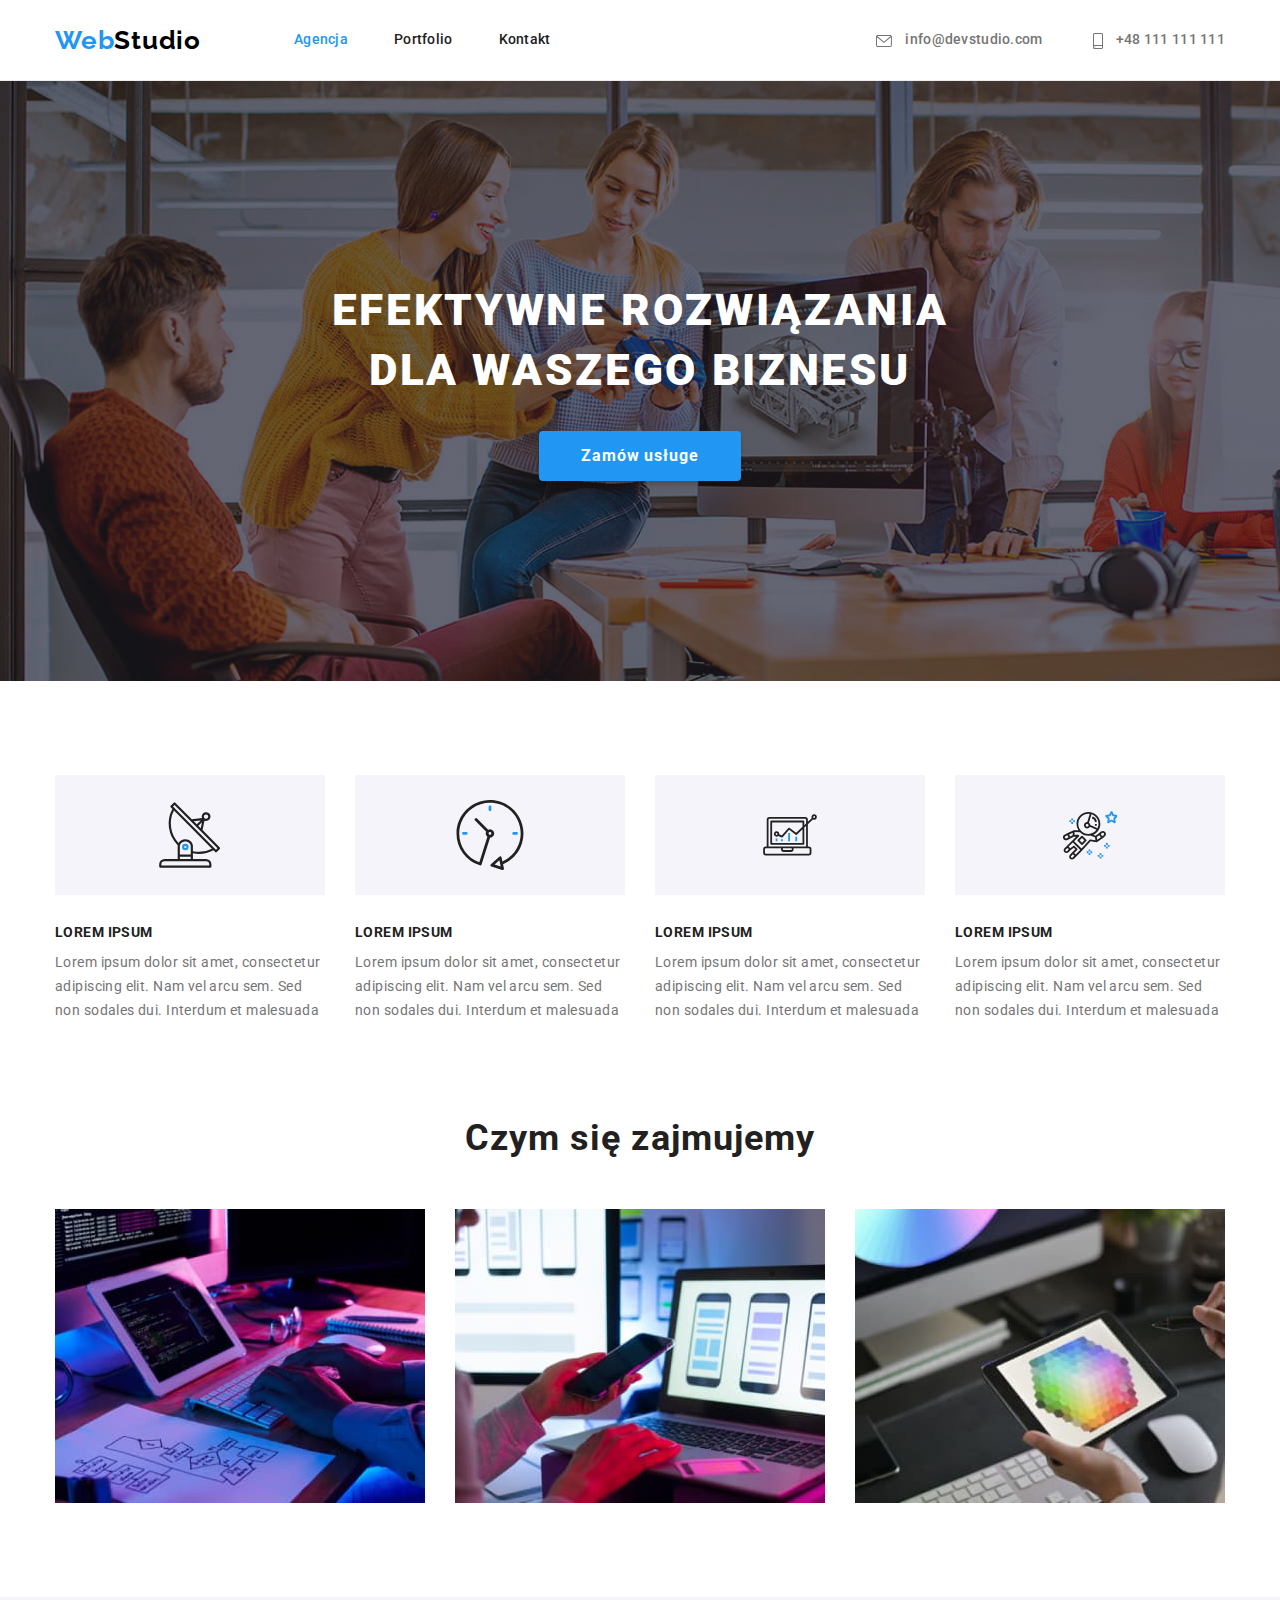
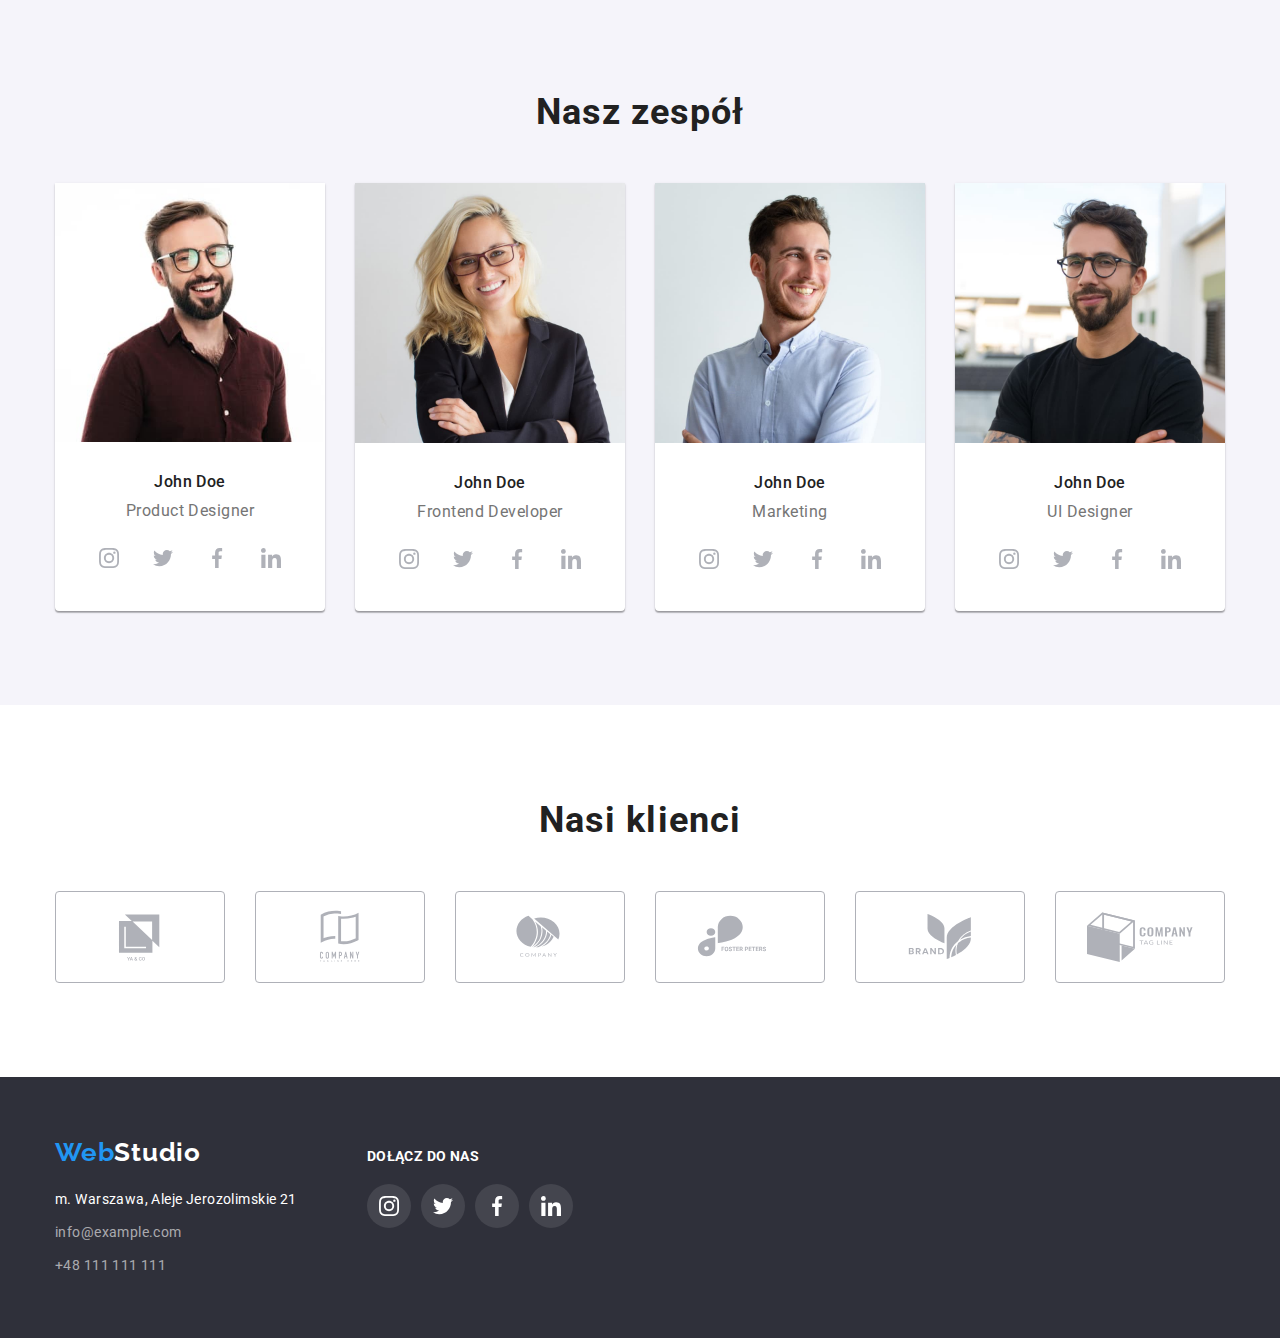
<file: index.html>
<!DOCTYPE html>
<html lang="pl">
  <head>
    <meta charset="UTF-8" />
    <meta http-equiv="X-UA-Compatible" content="IE=edge" />
    <meta name="viewport" content="width=device-width, initial-scale=1.0" />
    <title>Studio</title>
    <link rel="preconnect" href="https://fonts.googleapis.com" />
    <link rel="preconnect" href="https://fonts.gstatic.com" crossorigin />
    <link
      href="https://fonts.googleapis.com/css2?family=Raleway:wght@700&family=Roboto:wght@400;500;700;900&display=swap"
      rel="stylesheet"
    />
    <link rel="stylesheet" href="./css/modern-normalize.css" />
    <link rel="stylesheet" href="./css/index.css" />
  </head>
  <body>
    <header>
      <div class="container flex-nav-container">
        <a class="logo" href="./index.html"
          >Web<span class="logo-span">Studio</span></a
        >
        <nav class="nav-menu">
          <ul class="menu list">
            <li>
              <a class="contact-link link current" href="./index.html"
                >Agencja</a
              >
            </li>
            <li>
              <a class="contact-link link" href="./portfolio.html">Portfolio</a>
            </li>
            <li><a class="contact-link link" href="#">Kontakt</a></li>
          </ul>
        </nav>

        <ul class="contact-list list">
          <li>
            <a class="contact link" href="mailto:info@devstudio.com">
              <svg class="icon-contact" width="16" height="12">
                <use href="./images/icons.svg#icon-envelope"></use>
              </svg>
              info@devstudio.com
            </a>
          </li>
          <li>
            <a class="contact link" href="tel:+48111111111">
              <svg class="icon-contact" width="10" height="16">
                <use href="./images/icons.svg#icon-smartphone"></use>
              </svg>
              +48 111 111 111</a
            >
          </li>
        </ul>
      </div>
    </header>
    <main>
      <section class="hero">
        <div class="container">
          <h1 class="header">EFEKTYWNE ROZWIĄZANIA DLA WASZEGO BIZNESU</h1>
          <button type="button" class="hero-button">Zamów usługe</button>
        </div>
      </section>
      <section class="advantages section">
        <div class="container">
          <h2 class="visually-hidden">Nasze atuty</h2>
          <ul class="flex-advantages list">
            <li>
              <div class="icon-bgc">
                <svg width="65.32" height="70">
                  <use href="./images/icons.svg#icon-antenna-1"></use>
                </svg>
              </div>
              <h3>LOREM IPSUM</h3>
              <p>
                Lorem ipsum dolor sit amet, consectetur adipiscing elit. Nam vel
                arcu sem. Sed non sodales dui. Interdum et malesuada
              </p>
            </li>
            <li>
              <div class="icon-bgc">
                <svg width="70" height="70">
                  <use href="./images/icons.svg#icon-clock-1"></use>
                </svg>
              </div>
              <h3>LOREM IPSUM</h3>
              <p>
                Lorem ipsum dolor sit amet, consectetur adipiscing elit. Nam vel
                arcu sem. Sed non sodales dui. Interdum et malesuada
              </p>
            </li>

            <li>
              <div class="icon-bgc">
                <svg width="70" height="53.69">
                  <use href="./images/icons.svg#icon-diagram-1"></use>
                </svg>
              </div>
              <h3>LOREM IPSUM</h3>
              <p>
                Lorem ipsum dolor sit amet, consectetur adipiscing elit. Nam vel
                arcu sem. Sed non sodales dui. Interdum et malesuada
              </p>
            </li>
            <li>
              <div class="icon-bgc">
                <svg width="54.83" height="60.66">
                  <use href="./images/icons.svg#icon-astronaut-1"></use>
                </svg>
              </div>
              <h3>LOREM IPSUM</h3>
              <p>
                Lorem ipsum dolor sit amet, consectetur adipiscing elit. Nam vel
                arcu sem. Sed non sodales dui. Interdum et malesuada
              </p>
            </li>
          </ul>
        </div>
      </section>
      <section class="activities section">
        <div class="container">
          <h2 class="section-name">Czym się zajmujemy</h2>
          <ul class="flex-activities list">
            <li>
              <img
                src="images/1a.jpg"
                alt="człowiek pisze na klawiaturze"
                width="370"
                height="294"
              />
            </li>
            <li>
              <img
                src="images/1b.jpg"
                alt="człowiek z telefonem w ręce"
                width="370"
                height="294"
              />
            </li>
            <li>
              <img
                src="images/1c.jpg"
                alt="tablet z paletą kolorów"
                width="370"
                height="294"
              />
            </li>
          </ul>
        </div>
      </section>
      <section class="team section">
        <div class="container">
          <h2 class="section-name">Nasz zespół</h2>
          <ul class="flex-team list">
            <li class="personal-data-box">
              <img
                src="images/2a.jpg"
                alt="uśmiechnięty mężczyzna w okularach"
                width="270"
                height="260"
              />
              <div class="personal-data">
                <h3 class="team-name">John Doe</h3>
                <p class="team-position">Product Designer</p>
                <ul class="icons-team-section-box list">
                  <li>
                    <a class="icons-team-section" href="#">
                      <svg width="20" height="20">
                        <use href="./images/icons.svg#icon-instagram-2"></use>
                      </svg>
                    </a>
                  </li>
                  <li>
                    <a class="icons-team-section" href="#">
                      <svg width="20" height="20">
                        <use href="./images/icons.svg#icon-twitter-1"></use>
                      </svg>
                    </a>
                  </li>
                  <li>
                    <a class="icons-team-section" href="#">
                      <svg width="20" height="20">
                        <use href="./images/icons.svg#icon-facebook-1"></use>
                      </svg>
                    </a>
                  </li>
                  <li>
                    <a class="icons-team-section" href="#">
                      <svg width="20" height="20">
                        <use href="./images/icons.svg#icon-linkedin-1"></use>
                      </svg>
                    </a>
                  </li>
                </ul>
              </div>
            </li>
            <li class="personal-data-box">
              <img
                src="images/2b.jpg"
                alt="uśmiechnięta kobieta w okularach"
                width="270"
                height="260"
              />
              <div class="personal-data">
                <h3 class="team-name">John Doe</h3>
                <p class="team-position">Frontend Developer</p>
                <ul class="icons-team-section-box list">
                  <li>
                    <a class="icons-team-section" href="#">
                      <svg width="20" height="20">
                        <use href="./images/icons.svg#icon-instagram-2"></use>
                      </svg>
                    </a>
                  </li>
                  <li>
                    <a class="icons-team-section" href="#">
                      <svg width="20" height="20">
                        <use href="./images/icons.svg#icon-twitter-1"></use>
                      </svg>
                    </a>
                  </li>
                  <li>
                    <a class="icons-team-section" href="#">
                      <svg width="20" height="20">
                        <use href="./images/icons.svg#icon-facebook-1"></use>
                      </svg>
                    </a>
                  </li>
                  <li>
                    <a class="icons-team-section" href="#">
                      <svg width="20" height="20">
                        <use href="./images/icons.svg#icon-linkedin-1"></use>
                      </svg>
                    </a>
                  </li>
                </ul>
              </div>
            </li>
            <li class="personal-data-box">
              <img
                src="images/2c.jpg"
                alt="mężczyzna w niebieskiej koszuli"
                width="270"
                height="260"
              />
              <div class="personal-data">
                <h3 class="team-name">John Doe</h3>
                <p class="team-position">Marketing</p>
                <ul class="icons-team-section-box list">
                  <li>
                    <a class="icons-team-section" href="#">
                      <svg width="20" height="20">
                        <use href="./images/icons.svg#icon-instagram-2"></use>
                      </svg>
                    </a>
                  </li>
                  <li>
                    <a class="icons-team-section" href="#">
                      <svg width="20" height="20">
                        <use href="./images/icons.svg#icon-twitter-1"></use>
                      </svg>
                    </a>
                  </li>
                  <li>
                    <a class="icons-team-section" href="#">
                      <svg width="20" height="20">
                        <use href="./images/icons.svg#icon-facebook-1"></use>
                      </svg>
                    </a>
                  </li>
                  <li>
                    <a class="icons-team-section" href="#">
                      <svg width="20" height="20">
                        <use href="./images/icons.svg#icon-linkedin-1"></use>
                      </svg>
                    </a>
                  </li>
                </ul>
              </div>
            </li>
            <li class="personal-data-box">
              <img
                src="images/2d.jpg"
                alt="mężczyzna w okularach"
                width="270"
                height="260"
              />
              <div class="personal-data">
                <h3 class="team-name">John Doe</h3>
                <p class="team-position">UI Designer</p>
                <ul class="icons-team-section-box list">
                  <li>
                    <a class="icons-team-section" href="#">
                      <svg width="20" height="20">
                        <use href="./images/icons.svg#icon-instagram-2"></use>
                      </svg>
                    </a>
                  </li>
                  <li>
                    <a class="icons-team-section" href="#">
                      <svg width="20" height="20">
                        <use href="./images/icons.svg#icon-twitter-1"></use>
                      </svg>
                    </a>
                  </li>
                  <li>
                    <a class="icons-team-section" href="#">
                      <svg width="20" height="20">
                        <use href="./images/icons.svg#icon-facebook-1"></use>
                      </svg>
                    </a>
                  </li>
                  <li>
                    <a class="icons-team-section" href="#">
                      <svg width="20" height="20">
                        <use href="./images/icons.svg#icon-linkedin-1"></use>
                      </svg>
                    </a>
                  </li>
                </ul>
              </div>
            </li>
          </ul>
        </div>
      </section>
      <section class="section">
        <div class="container">
          <h2 class="section-name">Nasi klienci</h2>
          <ul class="clients list">
            <li>
              <a class="icon-client-link" href="#">
                <svg class="icon-client" width="106" height="60">
                  <use href="./images/icons.svg#icon-Logo"></use>
                </svg>
              </a>
            </li>
            <li>
              <a class="icon-client-link" href="#">
                <svg class="icon-client" width="106" height="60">
                  <use href="./images/icons.svg#icon-Logo-1"></use>
                </svg>
              </a>
            </li>
            <li>
              <a class="icon-client-link" href="#">
                <svg class="icon-client" width="106" height="60">
                  <use href="./images/icons.svg#icon-Logo-2"></use>
                </svg>
              </a>
            </li>
            <li>
              <a class="icon-client-link" href="#">
                <svg class="icon-client" width="106" height="60">
                  <use href="./images/icons.svg#icon-Logo-3"></use>
                </svg>
              </a>
            </li>
            <li>
              <a class="icon-client-link" href="#">
                <svg class="icon-client" width="106" height="60">
                  <use href="./images/icons.svg#icon-Logo-4"></use>
                </svg>
              </a>
            </li>
            <li>
              <a class="icon-client-link" href="#">
                <svg class="icon-client" width="106" height="60">
                  <use href="./images/icons.svg#icon-group"></use>
                </svg>
              </a>
            </li>
          </ul>
        </div>
      </section>
    </main>
    <footer>
      <div class="container footer-box">
        <div>
          <address>
            <a class="logo-footer" href="./index.html"
              >Web<span class="logo-footer-span">Studio</span></a
            >
            <ul class="address list">
              <li>
                <a
                  class="address-link link"
                  href="https://goo.gl/maps/SobGW4DFM7hD716b8"
                  target="_blank"
                  rel="noopener nofollow"
                  >m. Warszawa, Aleje Jerozolimskie 21</a
                >
              </li>
              <li class="list">
                <a
                  class="address-link link address-transparent"
                  href="mailto:info@example.com"
                  target="_blank"
                  >info@example.com</a
                >
              </li>
              <li class="list">
                <a
                  class="address-link link address-transparent"
                  href="tel:+48111111111"
                  >+48 111 111 111</a
                >
              </li>
            </ul>
          </address>
        </div>
        <div class="footer-sm">
          <p class="join-us">Dołącz do nas</p>
          <ul class="list icons-footer-flex">
            <li>
              <a class="icons-footer-link" href="#">
                <svg class="icons-footer" width="20" height="20">
                  <use href="./images/icons.svg#icon-instagram-2"></use>
                </svg>
              </a>
            </li>
            <li>
              <a class="icons-footer-link" href="#">
                <svg class="icons-footer" width="20" height="20">
                  <use href="./images/icons.svg#icon-twitter-1"></use>
                </svg>
              </a>
            </li>
            <li>
              <a class="icons-footer-link" href="#">
                <svg class="icons-footer" width="20" height="20">
                  <use href="./images/icons.svg#icon-facebook-1"></use>
                </svg>
              </a>
            </li>
            <li>
              <a class="icons-footer-link" href="#">
                <svg class="icons-footer" width="20" height="20">
                  <use href="./images/icons.svg#icon-linkedin-1"></use>
                </svg>
              </a>
            </li>
          </ul>
        </div>
      </div>
    </footer>
  </body>
</html>
</file>
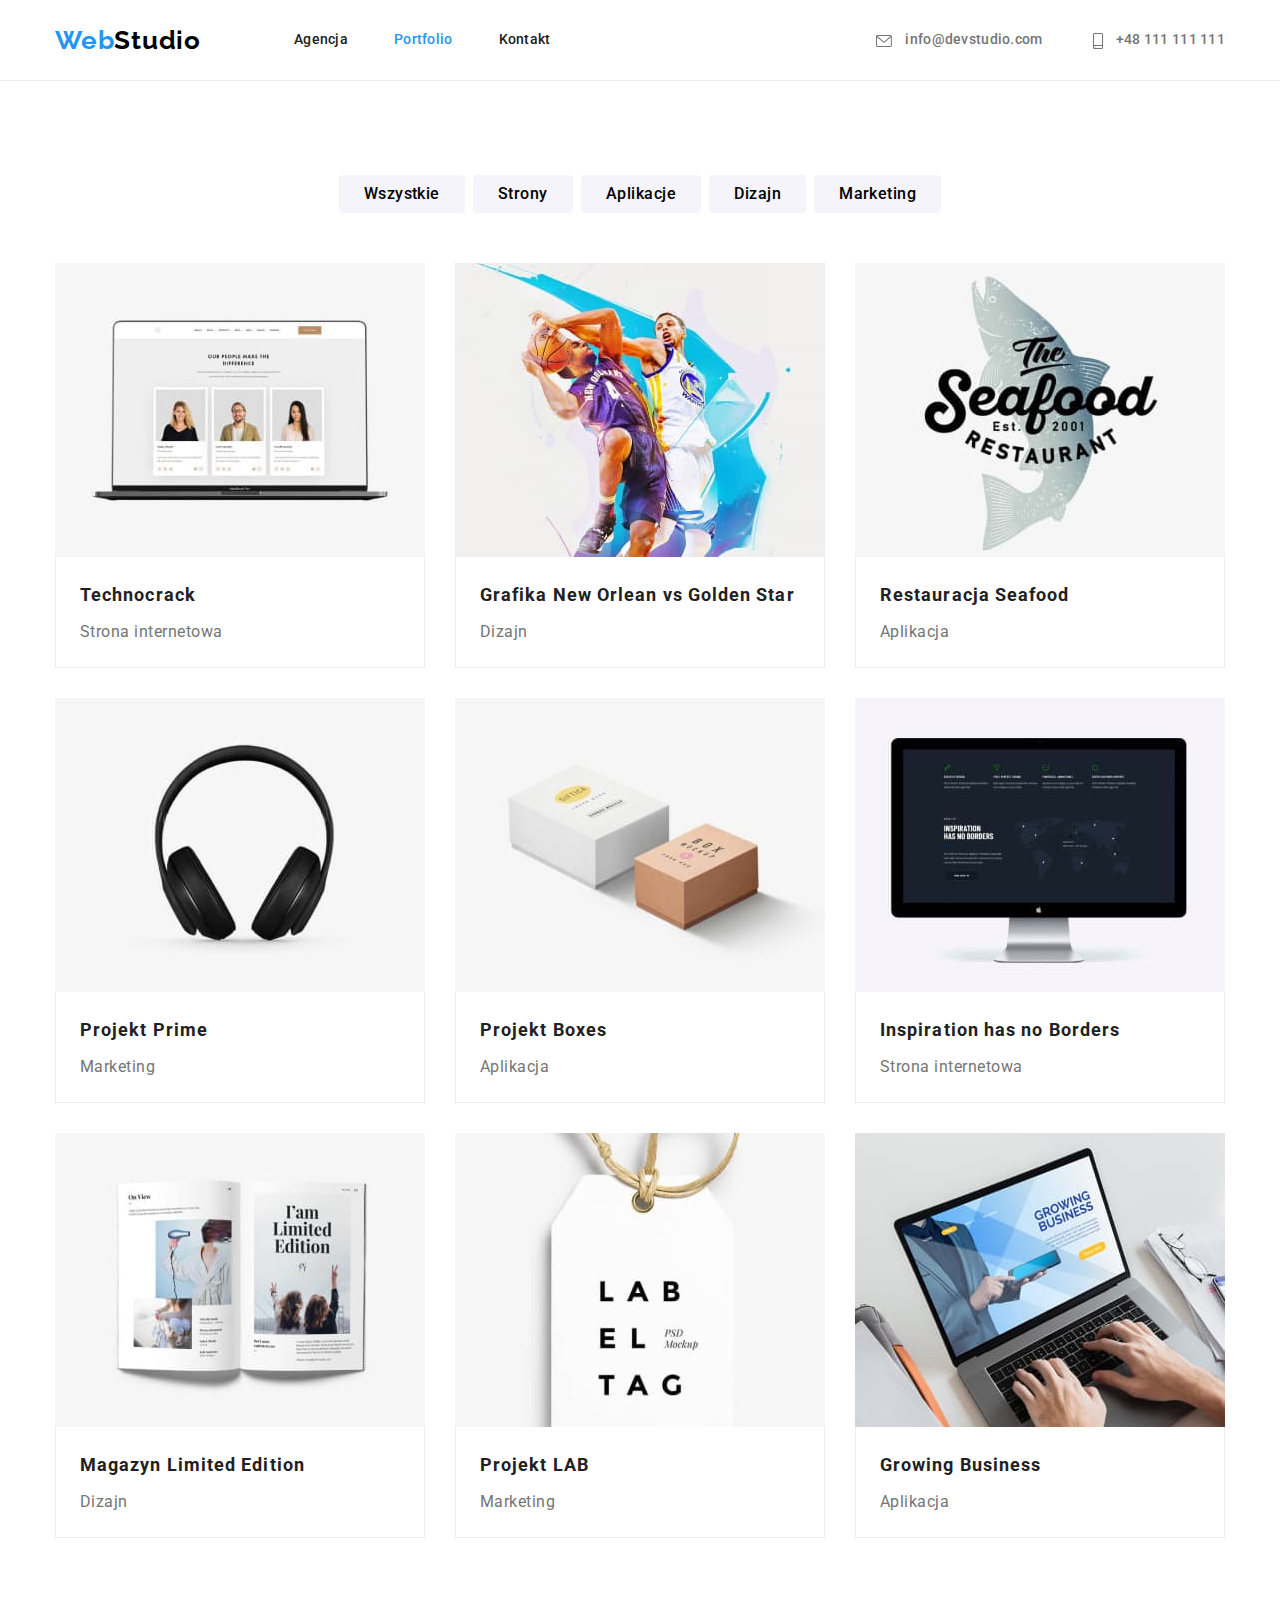
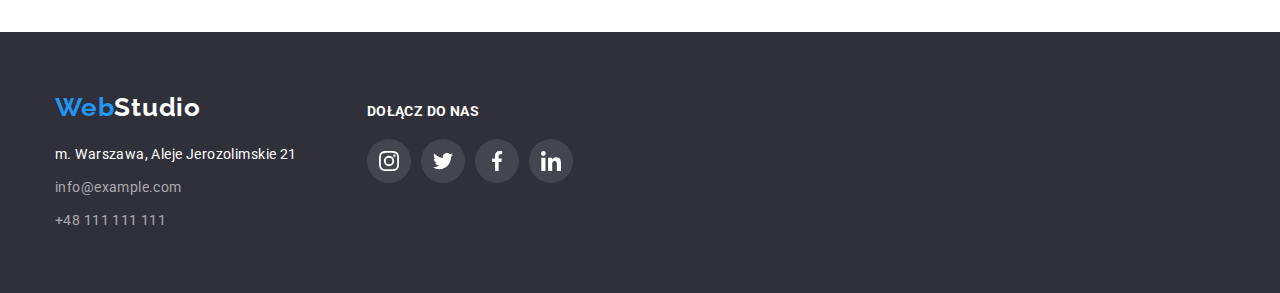
<file: portfolio.html>
<!DOCTYPE html>
<html lang="pl">
  <head>
    <meta charset="UTF-8" />
    <meta http-equiv="X-UA-Compatible" content="IE=edge" />
    <meta name="viewport" content="width=device-width, initial-scale=1.0" />
    <title>Portfolio</title>
    <link rel="preconnect" href="https://fonts.googleapis.com" />
    <link rel="preconnect" href="https://fonts.gstatic.com" crossorigin />
    <link
      href="https://fonts.googleapis.com/css2?family=Raleway:wght@700&family=Roboto:wght@400;500;700;900&display=swap"
      rel="stylesheet"
    />
    <link rel="stylesheet" href="./css/modern-normalize.css" />
    <link rel="stylesheet" href="./css/portfolio.css" />
  </head>
  <body>
    <header>
      <div class="container flex-nav-container">
        <a class="logo" href="./index.html"
          >Web<span class="logo-span">Studio</span></a
        >
        <nav class="nav-menu">
          <ul class="menu list">
            <li>
              <a class="contact-link link" href="./index.html">Agencja</a>
            </li>
            <li>
              <a class="contact-link link current" href="./portfolio.html"
                >Portfolio</a
              >
            </li>
            <li><a class="contact-link link" href="#">Kontakt</a></li>
          </ul>
        </nav>

        <ul class="contact-list list">
          <li>
            <a class="contact link" href="mailto:info@devstudio.com">
              <svg class="icon-contact" width="16" height="12">
                <use href="./images/icons.svg#icon-envelope"></use>
              </svg>
              info@devstudio.com
            </a>
          </li>
          <li>
            <a class="contact link" href="tel:+48111111111">
              <svg class="icon-contact" width="10" height="16">
                <use href="./images/icons.svg#icon-smartphone"></use>
              </svg>
              +48 111 111 111</a
            >
          </li>
        </ul>
      </div>
    </header>
    <main>
      <section>
        <div class="container">
          <h1 class="visually-hidden">Portfolio</h1>
          <ul class="filter list section">
            <li>
              <button type="button" class="button-filter">Wszystkie</button>
            </li>
            <li><button type="button" class="button-filter">Strony</button></li>
            <li>
              <button type="button" class="button-filter">Aplikacje</button>
            </li>
            <li><button type="button" class="button-filter">Dizajn</button></li>
            <li>
              <button type="button" class="button-filter">Marketing</button>
            </li>
          </ul>
          <ul class="portfolio-list portfolio-grid list section">
            <li>
              <a class="portfolio-link" href="#">
                <img
                  src="images/3a.jpg"
                  alt="laptop"
                  width="370"
                  height="294"
                />
                <div class="border-portfolio-item">
                  <h3 class="portfolio-name">Technocrack</h3>
                  <p class="portfolio-type">Strona internetowa</p>
                </div>
              </a>
            </li>
            <li>
              <a class="portfolio-link" href="#">
                <img
                  src="images/3b.jpg"
                  alt="zawodnicy koszykówki"
                  width="370"
                  height="294"
                />
                <div class="border-portfolio-item">
                  <h3 class="portfolio-name">
                    Grafika New Orlean vs Golden Star
                  </h3>
                  <p class="portfolio-type">Dizajn</p>
                </div>
              </a>
            </li>
            <li>
              <a class="portfolio-link" href="#">
                <img
                  src="images/3c.jpg"
                  alt="logo restauracji"
                  width="370"
                  height="294"
                />
                <div class="border-portfolio-item">
                  <h3 class="portfolio-name">Restauracja Seafood</h3>
                  <p class="portfolio-type">Aplikacja</p>
                </div>
              </a>
            </li>
            <li>
              <a class="portfolio-link" href="#">
                <img
                  src="images/3d.jpg"
                  alt="słuchawki"
                  width="370"
                  height="294"
                />
                <div class="border-portfolio-item">
                  <h3 class="portfolio-name">Projekt Prime</h3>
                  <p class="portfolio-type">Marketing</p>
                </div>
              </a>
            </li>
            <li>
              <a class="portfolio-link" href="#">
                <img
                  src="images/3e.jpg"
                  alt="pudełka"
                  width="370"
                  height="294"
                />
                <div class="border-portfolio-item">
                  <h3 class="portfolio-name">Projekt Boxes</h3>
                  <p class="portfolio-type">Aplikacja</p>
                </div>
              </a>
            </li>
            <li>
              <a class="portfolio-link" href="#">
                <img
                  src="images/3f.jpg"
                  alt="komputer"
                  width="370"
                  height="294"
                />
                <div class="border-portfolio-item">
                  <h3 class="portfolio-name">Inspiration has no Borders</h3>
                  <p class="portfolio-type">Strona internetowa</p>
                </div>
              </a>
            </li>
            <li>
              <a class="portfolio-link" href="#">
                <img
                  src="images/3g.jpg"
                  alt="magazyn"
                  width="370"
                  height="294"
                />
                <div class="border-portfolio-item">
                  <h3 class="portfolio-name">Magazyn Limited Edition</h3>
                  <p class="portfolio-type">Dizajn</p>
                </div>
              </a>
            </li>
            <li>
              <a class="portfolio-link" href="#">
                <img
                  src="images/3h.jpg"
                  alt="etykieta"
                  width="370"
                  height="294"
                />
                <div class="border-portfolio-item">
                  <h3 class="portfolio-name">Projekt LAB</h3>
                  <p class="portfolio-type">Marketing</p>
                </div>
              </a>
            </li>
            <li>
              <a class="portfolio-link" href="#">
                <img
                  src="images/3i.jpg"
                  alt="osoba pracuje na laptopie"
                  width="370"
                  height="294"
                />
                <div class="border-portfolio-item">
                  <h3 class="portfolio-name">Growing Business</h3>
                  <p class="portfolio-type">Aplikacja</p>
                </div>
              </a>
            </li>
          </ul>
        </div>
      </section>
    </main>
    <footer>
      <div class="container footer-box">
        <div>
          <address>
            <a class="logo-footer" href="./index.html"
              >Web<span class="logo-footer-span">Studio</span></a
            >
            <ul class="address list">
              <li>
                <a
                  class="address-link link"
                  href="https://goo.gl/maps/SobGW4DFM7hD716b8"
                  target="_blank"
                  rel="noopener nofollow"
                  >m. Warszawa, Aleje Jerozolimskie 21</a
                >
              </li>
              <li class="list">
                <a
                  class="address-link link address-transparent"
                  href="mailto:info@example.com"
                  target="_blank"
                  >info@example.com</a
                >
              </li>
              <li class="list">
                <a
                  class="address-link link address-transparent"
                  href="tel:+48111111111"
                  >+48 111 111 111</a
                >
              </li>
            </ul>
          </address>
        </div>
        <div class="footer-sm">
          <p class="join-us">Dołącz do nas</p>
          <ul class="list icons-footer-flex">
            <li>
              <a class="icons-footer-link" href="#">
                <svg class="icons-footer" width="20" height="20">
                  <use href="./images/icons.svg#icon-instagram-2"></use>
                </svg>
              </a>
            </li>
            <li>
              <a class="icons-footer-link" href="#">
                <svg class="icons-footer" width="20" height="20">
                  <use href="./images/icons.svg#icon-twitter-1"></use>
                </svg>
              </a>
            </li>
            <li>
              <a class="icons-footer-link" href="#">
                <svg class="icons-footer" width="20" height="20">
                  <use href="./images/icons.svg#icon-facebook-1"></use>
                </svg>
              </a>
            </li>
            <li>
              <a class="icons-footer-link" href="#">
                <svg class="icons-footer" width="20" height="20">
                  <use href="./images/icons.svg#icon-linkedin-1"></use>
                </svg>
              </a>
            </li>
          </ul>
        </div>
      </div>
    </footer>
  </body>
</html>
</file>
<file: css/index.css>
/* colors  */

:root { --main-grey: #212121; 
    --white: #FFFFFF; 
    --light-grey: #757575;
    --blue: #2196F3;
    --beige-1: #EEEEEE;
    --black: #000000;
    --beige-2: #F5F4FA;
    --dark-grey: #2F303A;
    --beige-3: #ECECEC;
}

/* colors end */

* {
    padding: 0;
    margin:0;
}

/* dodałam dodatkowy reset, ponieważ pomimo zastosowania normalizotra pojawiały się dziwne paddingi np. padding-inline-start: 40px; */

body {
    font-family: 'Roboto', sans-serif;
    color: var(--main-grey);
    background-color: var(--white);
    font-size: 14px;
    letter-spacing: 0.03em;
}

img {
    display: block;
    max-width: 100%;
    height: auto;
}

address {
    font-style: normal;
}


header {
    border-bottom: 1px solid var(--beige-3);
}

.container {
    width: 1200px;
    margin: 0 auto;
    padding: 0 15px;
}

.flex-nav-container {
    display:flex;
    align-items: center;
}

.nav-menu {
    margin-left: 93px;
    
}

.menu {
    display: flex;
    gap: 46px;
}
  
.contact-list {
    display:flex;
    gap: 50px;
    margin-left: auto;
 
}


.contact li {
    margin: 0 50px;
}

button {
    cursor: pointer;
    font-family: inherit;
    display: block;
    border: none;
    border-radius: 4px;
}

.list {
    list-style: none;
}

.link {
    text-decoration: none;
}

.logo-span {
    color: var(--black);
}

.logo-footer-span {
    color: var(--white);
}


.logo {
    font-family: 'Raleway', sans-serif;
    font-weight: 700;
    font-size: 26px;
    line-height: 1.19;
    letter-spacing: 0.03em;
    color: var(--blue);
    text-decoration: none;
}

.contact-link {
    font-weight: 500;
    font-size: 14px;
    line-height: 1.14;
    letter-spacing: 0.02em;
    color: var(--main-grey);
    padding: 32px 0;
    display: block;
}

.current {
    color:var(--blue);
    }

.contact-link:active, .contact-link:hover, .contact-link:focus {
    color: var(--blue);
}

.contact {
    font-weight: 500;
    font-size: 14px;
    line-height: 1.14;
    letter-spacing: 0.02em;
    color: var(--light-grey);
}

.contact:active, .contact:hover, .contact:focus {
    color: var(--blue);
}

.icon-contact {
    margin-right: 10px;
    fill: currentColor;
    display: inline-block;
    vertical-align: middle;
}

.icon-contact:hover, .icon-contact:focus {
    fill: var(--blue);
}

.hero {
    background-color: var(--dark-grey);
    padding: 200px 0;
    background-image: linear-gradient(rgba(47, 48, 58, 0.4), rgba(47, 48, 58, 0.4)), url(../images/main-image.jpg);
    background-repeat: no-repeat;
    background-size: cover;
    max-width: 1600px;
    height:600px;
    margin: 0 auto;

}

.header {
    font-weight: 900;
    font-size: 44px;
    line-height: 1.36;
    letter-spacing: 0.06em;
    text-transform: uppercase;
    color: var(--white);
    width: 696px;
    text-align: center;
    margin: 0 auto;
    text-align: center;
}

.hero-button {
    min-width: 200px;
    background-color: var(--blue);
    box-shadow: 0px 4px 4px rgba(0, 0, 0, 0.15);
    border-radius: 4px;
    font-weight: 700;
    font-size: 16px;
    line-height: 1.88;
    text-align: center;
    letter-spacing: 0.06em;
    color: var(--white);
    margin: 0 auto;
    margin-top: 30px;
    padding: 10px 42px;
    }

    .hero-button:hover, .hero-button:focus {
        color:var(--white);
        background-color: var(--blue);
    }

.visually-hidden {
    position: absolute;
    width: 1px;
    height: 1px;
    margin: -1px;
    border: 0;
    padding: 0;
    white-space: nowrap;
    clip-path: inset(100%);
    clip: rect(0 0 0 0);
    overflow: hidden;
  }

.section {
    padding: 94px 0 94px 0;
}

.section-name {
    font-weight: 700;
    font-size: 36px;
    line-height: 1.17;
    letter-spacing: 0.03em;
    text-align: center;
    margin-bottom: 50px;
}


/* nasze atuty */
.advantages h3 {
    font-weight: 700;
    font-size: 14px;
    line-height: 1.14;
    letter-spacing: 0.03em;
    text-transform: uppercase;
    margin-bottom: 10px;
}

.advantages p {
    line-height: 1.71;
    color: var(--light-grey);
}

.flex-advantages {
    display: flex;
    gap: 30px;

}
.icon-bgc {
    background-color: var(--beige-2);
    width: 270px;;
    height: 120px;
    display: flex;
    justify-content: center;
    align-items: center;
    margin-bottom: 30px;
    fill: var(--main-grey)
    
    }

/* nasze atuty koniec */



/* czym się zajmujemy */


.activities {
    padding-top:0;
}

.flex-activities {
    display: flex;
    gap: 30px;
}

/* czym się zajmujemy koniec */



/* nasz zespół */

.icons-team-section-box {
    display: flex;
    gap: 10px;
    justify-content: center;
    margin-top: 16px;
    
}


.icons-team-section {
    width: 44px;
    height: 44px;
    border-radius: 50%;
    fill: #AFB1B8;
    display: flex;
    align-items: center;
    justify-content: center;
}

.icons-team-section:hover, 
.icons-team-section:focus, 
.icons-team-section:active {
fill: var(--white);
background-color: var(--blue);
}

.team {
    background-color: var(--beige-2);
}

.personal-data {
    padding: 30px 0;
}

.team-name {
    font-weight: 500;
    font-size: 16px;
    line-height: 1.19;
    letter-spacing: 0.03em;
    text-align: center;
    margin-bottom: 10px;
}

.team-position {
    font-size: 16px;
    line-height: 1.19;
    letter-spacing: 0.03em;
    color: var(--light-grey);
    text-align: center;
}

.flex-team {
    display: flex;
    gap: 30px;
}

.personal-data-box {
    background-color: var(--white);
    box-shadow: 0px 1px 3px rgba(0, 0, 0, 0.12), 0px 1px 1px rgba(0, 0, 0, 0.14), 0px 2px 1px rgba(0, 0, 0, 0.2);
    border-radius: 0px 0px 4px 4px;
    width: 270px;
}

/* nasz zespół koniec */



/* nasi klienci */


.icon-client-link {
    border:1px solid currentColor;
    border-radius: 4px;
    width: 170px;
    height: 92px;
    display: flex;
    justify-content: center;
    align-items: center;
    color: #AFB1B8;
}
.icon-client {
    fill: currentColor;
}

.icon-client-link:hover,
.icon-client-link:focus,
.icon-client-link:active {
    color: var(--blue);
}

.clients {
    display: flex;
    gap: 30px;
    justify-content: space-between;
}



/* stopka */
footer {
    background-color: var(--dark-grey);
    padding-top: 60px;
    padding-bottom: 60px;
}

.logo-footer {
    font-family: 'Raleway', sans-serif;
    font-weight: 700;
    font-size: 26px;
    line-height: 1.19;
    letter-spacing: 0.03em;
    color: var(--blue);
    text-decoration: none;
    display: block;
    margin-bottom: 20px;
}

.footer-box {
    display: flex;
    gap: 70px;
    align-items: baseline;
}

address {
    font-style: normal;
}

.join-us {
    text-transform: uppercase;
    color: var(--white);
    font-weight: 700;
}
.address-link{
    font-size: 14px;
    line-height: 1.71;
    letter-spacing: 0.03em;
    color: var(--white);
}

.address li:not(:last-child) {
    margin-bottom: 9px;
}

.address-link:hover, .address-link:focus{
    color: var(--blue);
}

.address-transparent {
    color: rgba(255, 255, 255, 0.6);
}

.icons-footer-flex {
    display: flex;
    gap: 10px;
    
}
.icons-footer-link {
    width: 44px;
    height: 44px;
    border-radius: 50%;
    background-color: rgba(255, 255, 255, 0.1);
    display: flex;
    align-items: center;
    justify-content: center;
    }

 .icons-footer {
    fill: var(--white);

    }
    
.icons-footer-link:hover,
.icons-footer-link:focus,
.icons-footer-link:active {
    background-color: var(--blue);
    cursor: pointer;
    }
    
.footer-sm p {
    margin-bottom: 20px;
    }


/* stopka koniec */
</file>
<file: css/portfolio.css>
/* colors  */

:root { --main-grey: #212121; 
    --white: #FFFFFF; 
    --light-grey: #757575;
    --blue: #2196F3;
    --beige-1: #EEEEEE;
    --black: #000000;
    --beige-2: #F5F4FA;
    --dark-grey: #2F303A;
    --beige-3: #ECECEC;
}

/* colors end */

* {
    padding: 0;
    margin: 0;
}

body {
    font-family: 'Roboto', sans-serif;
    color: var(--main-grey);
    background-color: var(--white);
    font-size: 14px;
    letter-spacing: 0.03em;
}

img {
    display: block;
    max-width: 100%;
    height: auto;
}

address {
    font-style: normal;
}

header {
    border-bottom: 1px solid var(--beige-3);
}

.container {
    width: 1200px;
    margin: 0 auto;
    padding: 0 15px;
}

section {
    padding: 94px 0;
}

.flex-nav-container {
    display:flex;
    align-items: center;
}

.nav-menu {
    margin-left: 93px;
    
}

.menu {
    display: flex;
    gap: 46px;
}

    
.contact-list {
    display:flex;
    gap: 50px;
    margin-left: auto;
}

.contact li {
    margin: 0 50px;
}

.icon-contact {
    margin-right: 10px;
    fill: currentColor;
    display: inline-block;
    vertical-align: middle;
}

.icon-contact:hover, .icon-contact:focus {
    fill: var(--blue);
}

button {
    cursor: pointer;
    font-family: inherit;
    display: block;
    border: none;
    border-radius: 4px;
}

.list {
    list-style: none;
}

.link {
    text-decoration: none;
}



.logo-span {
    color: var(--black)
}

.logo-footer-span {
    color: var(--white);
}

.logo {
    font-family: 'Raleway', sans-serif;
    font-weight: 700;
    font-size: 26px;
    line-height: 1.19;
    letter-spacing: 0.03em;
    color: var(--blue);
    text-decoration: none;
}

.contact-link {
    font-weight: 500;
    font-size: 14px;
    line-height: 1.14;
    letter-spacing: 0.02em;
    color: var(--main-grey);
    padding: 32px 0;
    display: block;
}

.current {
    color:var(--blue);
    }

.contact-link:active, .contact-link:hover, .contact-link:focus {
    color: var(--blue);
}

.contact {
    font-weight: 500;
    font-size: 14px;
    line-height: 1.14;
    letter-spacing: 0.02em;
    color: var(--light-grey);
}
.contact:active, .contact:hover, .contact:focus {
    color: var(--blue);
}

.visually-hidden {
    position: absolute;
    width: 1px;
    height: 1px;
    margin: -1px;
    border: 0;
    padding: 0;
    
    white-space: nowrap;
    clip-path: inset(100%);
    clip: rect(0 0 0 0);
    overflow: hidden;
  }

.filter {
    display: flex;
    justify-content: center;
    gap: 8px;
    margin-bottom: 50px;
}

.button-filter {
    background: var(--beige-2);
    border-radius: 4px;
    font-weight: 500;
    font-size: 16px;
    letter-spacing: 0.03em;
    line-height: 1.62;
    text-align: center;
    padding: 6px 25px;
}

.button-filter:hover, .button-filter:focus {
    color: var(--white);
    background-color: var(--blue);
    box-shadow: 0px 3px 1px rgba(0, 0, 0, 0.1), 0px 1px 2px rgba(0, 0, 0, 0.08), 0px 2px 2px rgba(0, 0, 0, 0.12);
    border-radius: 4px;
}

.portfolio-list {
    padding-top: 0;
}

.portfolio-name {
    font-weight: 700;
    font-size: 18px;
    line-height: 2.0;
    letter-spacing: 0.06em;
    margin: 0;
}

.portfolio-type {
    font-size: 16px;
    line-height: 1.88;
    letter-spacing: 0.03em;
    color: var(--light-grey);
    margin-top: 4px;
}

.portfolio-grid {
    display: flex;
    flex-wrap: wrap;
    gap: 30px;
}
.portfolio-link {
    display: block;
    text-decoration: none;
    color: inherit;
}

.portfolio-link:hover,
.portfolio-link:focus {
    box-shadow: 0px 1px 1px rgba(0, 0, 0, 0.12), 0px 4px 4px rgba(0, 0, 0, 0.06), 1px 4px 6px rgba(0, 0, 0, 0.16);
cursor: pointer;
}


.border-portfolio-item {
    border: 1px solid var(--beige-1);
    border-top: none;
    padding: 20px 24px;
}

/* stopka */
footer {
    background-color: var(--dark-grey);
    padding-top: 60px;
    padding-bottom: 60px;
}

.logo-footer {
    font-family: 'Raleway', sans-serif;
    font-weight: 700;
    font-size: 26px;
    line-height: 1.19;
    letter-spacing: 0.03em;
    color: var(--blue);
    text-decoration: none;
    display: block;
    margin-bottom: 20px;
}

.footer-box {
    display: flex;
    gap: 70px;
    align-items: baseline;
}

address {
    font-style: normal;
}

.join-us {
    text-transform: uppercase;
    color: var(--white);
    font-weight: 700;
}
.address-link{
    font-size: 14px;
    line-height: 1.71;
    letter-spacing: 0.03em;
    color: var(--white);
}

.address li:not(:last-child) {
    margin-bottom: 9px;
}

.address-link:hover, .address-link:focus{
    color: var(--blue);
}

.address-transparent {
    color: rgba(255, 255, 255, 0.6);
}

.icons-footer-flex {
    display: flex;
    gap: 10px;
    
}
.icons-footer-link {
    width: 44px;
    height: 44px;
    border-radius: 50%;
    background-color: rgba(255, 255, 255, 0.1);
    display: flex;
    align-items: center;
    justify-content: center;
    }

 .icons-footer {
    fill: var(--white);

    }
    
.icons-footer-link:hover,
.icons-footer-link:focus,
.icons-footer-link:active {
    background-color: var(--blue);
    cursor: pointer;
    }
    
.footer-sm p {
    margin-bottom: 20px;
    }


/* stopka koniec */
</file>
